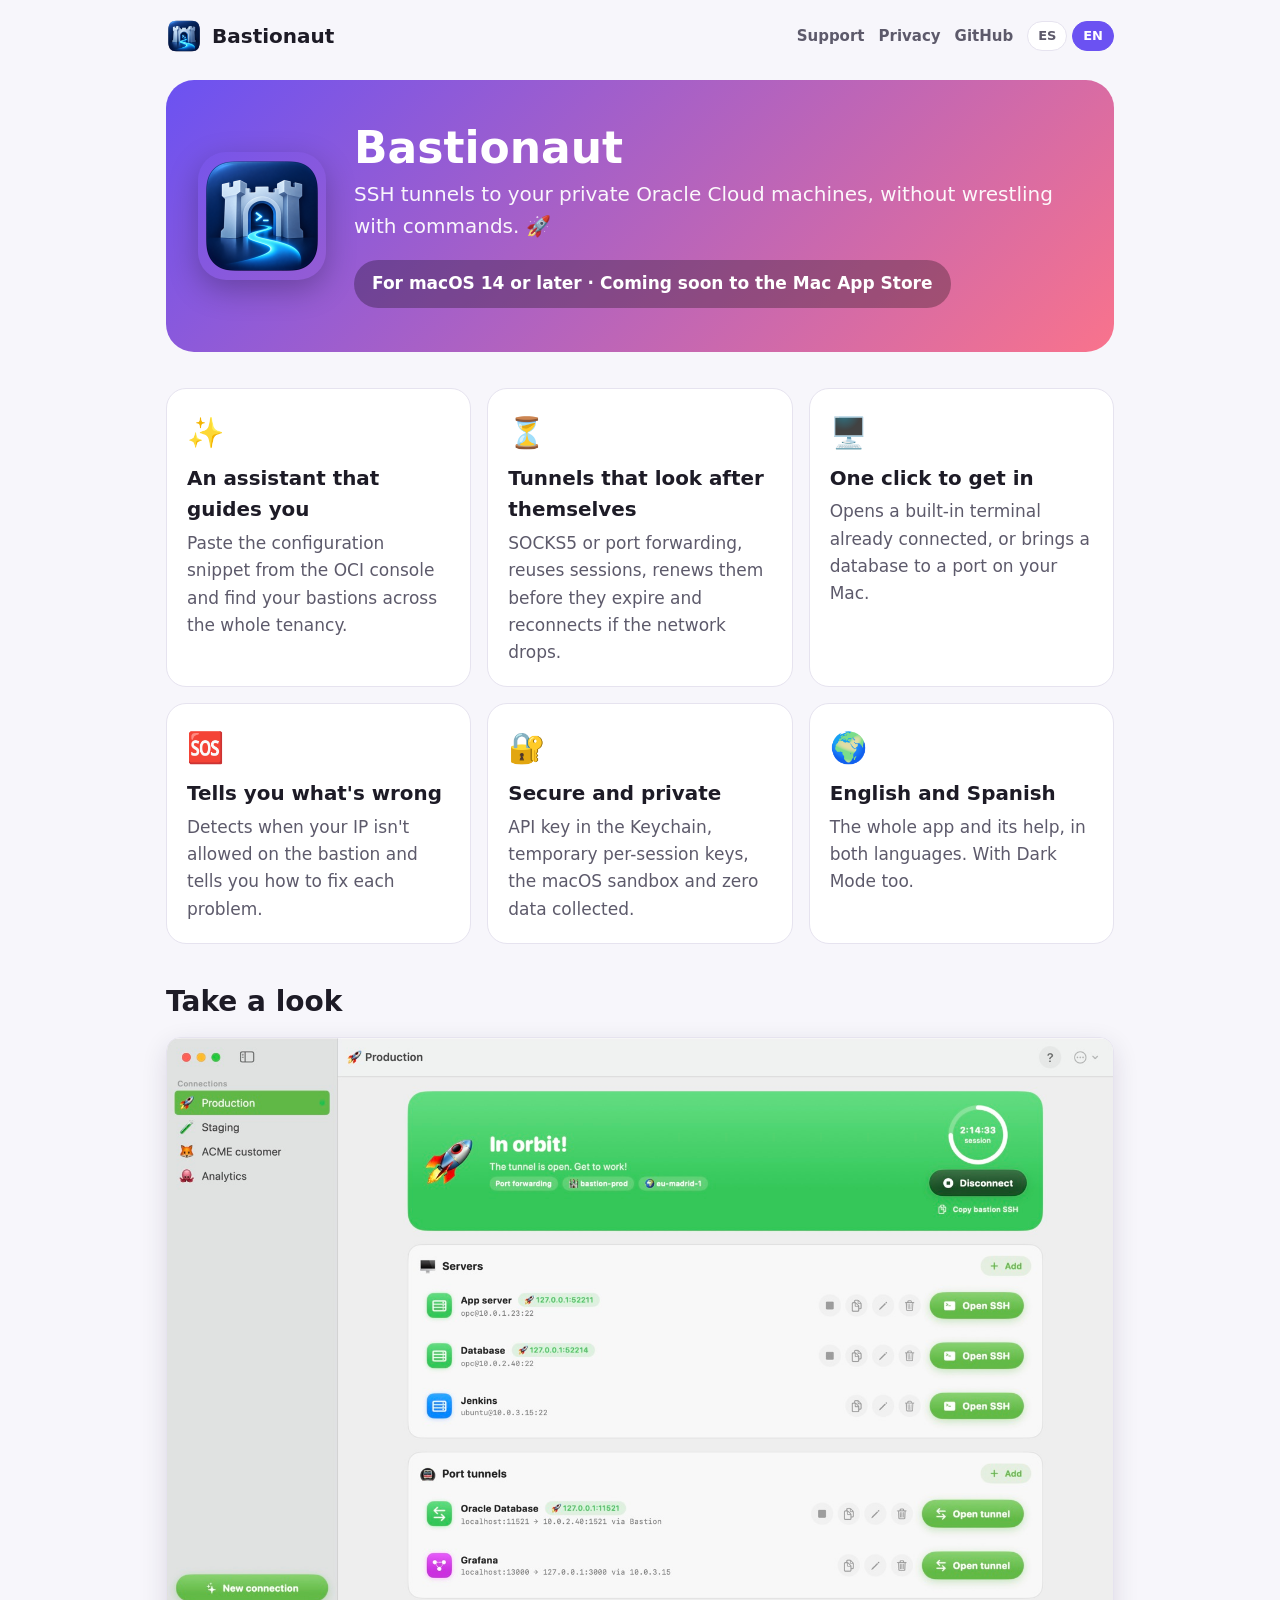
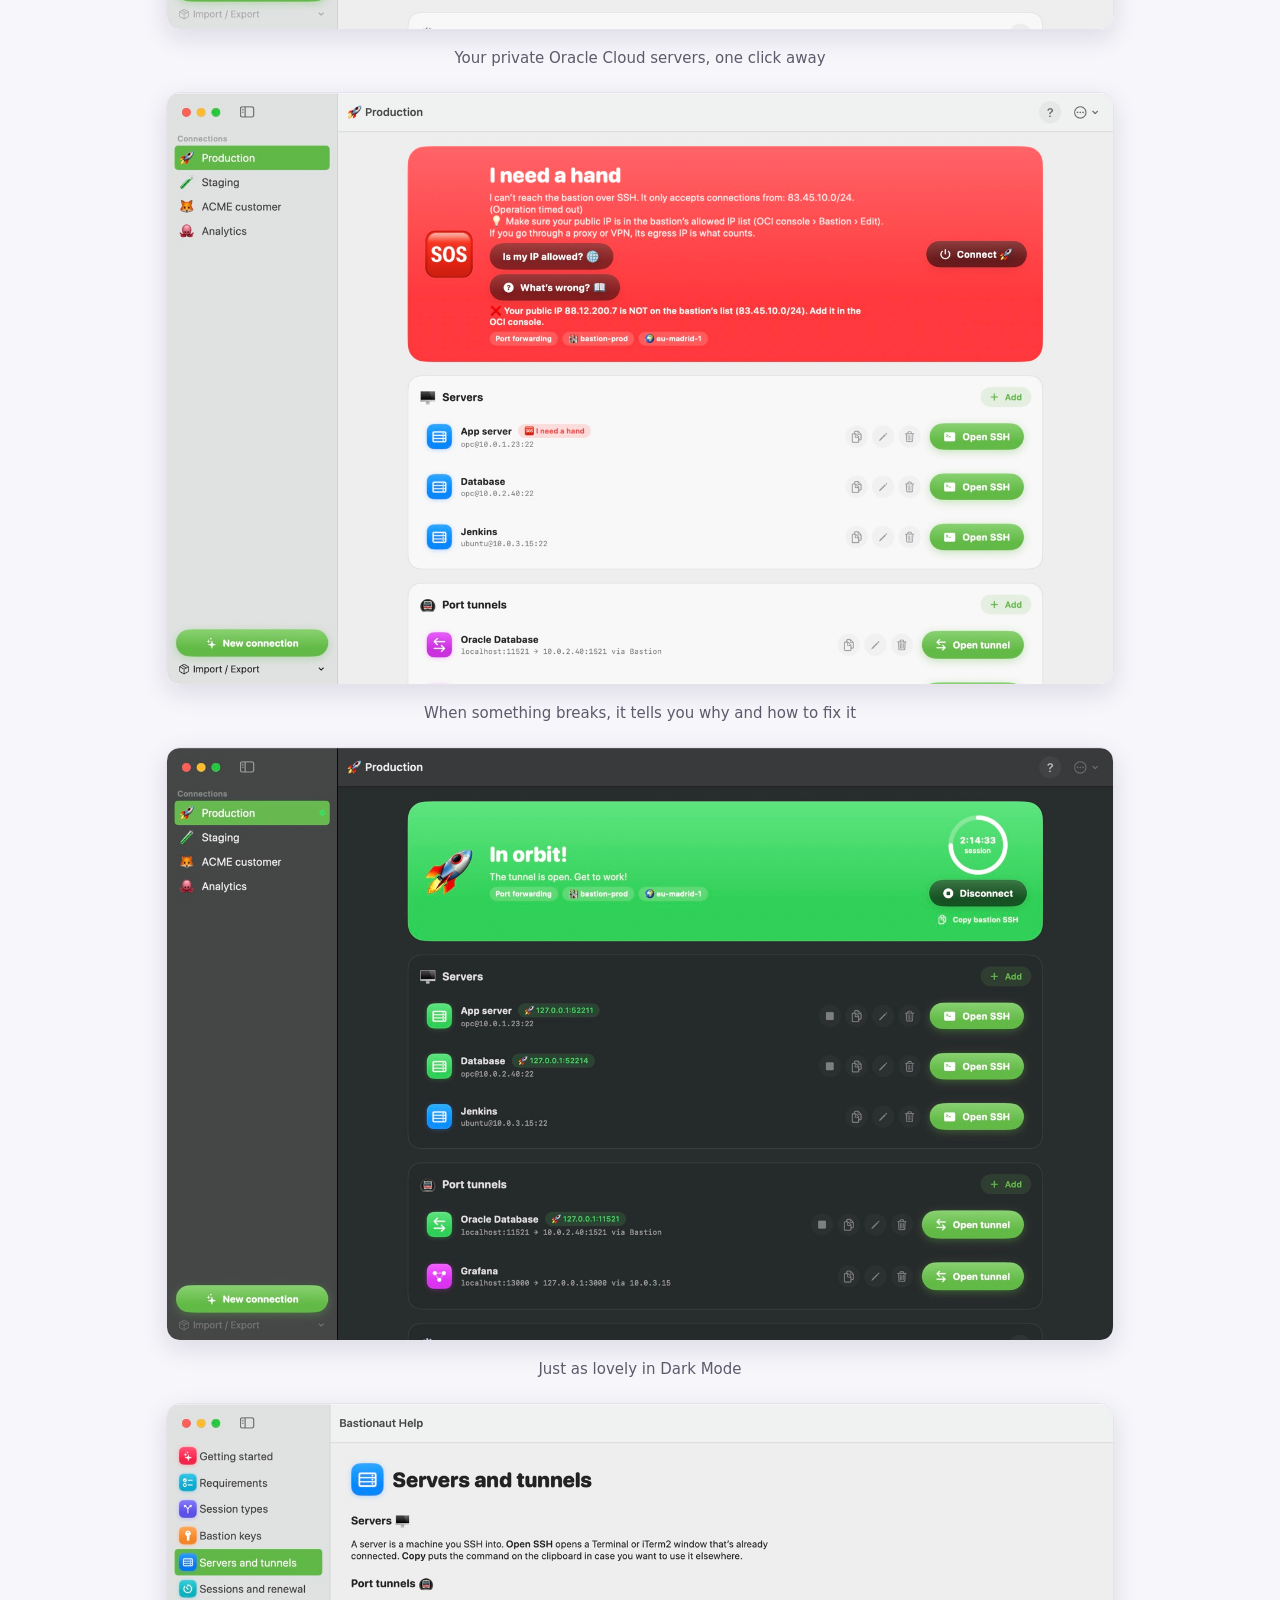
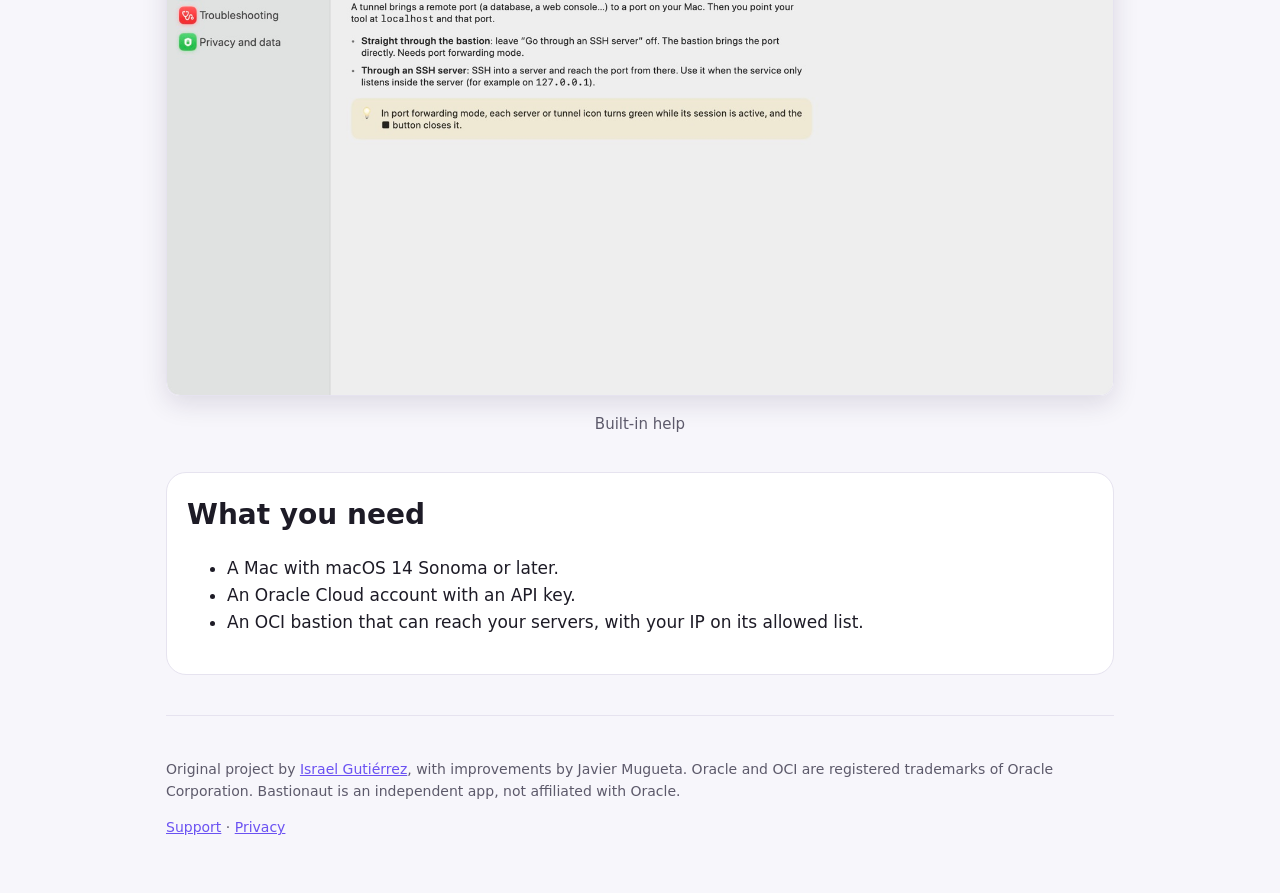
<file: docs/index.html>
<!doctype html>
<html lang="en">
<head>
  <meta charset="utf-8">
  <meta name="viewport" content="width=device-width, initial-scale=1">
  <title data-es="Bastionaut — Túneles SSH a Oracle Cloud" data-en="Bastionaut — SSH tunnels to Oracle Cloud">Bastionaut</title>
  <meta name="description" content="Bastionaut opens SSH tunnels to your private Oracle Cloud machines through the OCI Bastion service, from your Mac.">
  <link rel="icon" href="img/icon.png">
  <link rel="stylesheet" href="style.css">
</head>
<body>
<div class="wrap">
  <header class="top">
    <a class="brand" href="./"><img src="img/icon.png" alt="">Bastionaut</a>
    <nav>
      <a href="support.html"><span lang="es">Soporte</span><span lang="en">Support</span></a>
      <a href="privacy.html"><span lang="es">Privacidad</span><span lang="en">Privacy</span></a>
      <a href="https://github.com/javiermugueta/bastionaut">GitHub</a>
      <span class="lang"><button data-lang="es">ES</button> <button data-lang="en">EN</button></span>
    </nav>
  </header>

  <div class="hero">
    <img src="img/icon.png" alt="Bastionaut">
    <div>
      <h1>Bastionaut</h1>
      <p lang="es">Túneles SSH a tus máquinas privadas de Oracle Cloud, sin pelearte con comandos. 🚀</p>
      <p lang="en">SSH tunnels to your private Oracle Cloud machines, without wrestling with commands. 🚀</p>
      <a class="badge" href="support.html"><span lang="es">Para macOS 14 o posterior · Próximamente en la Mac App Store</span><span lang="en">For macOS 14 or later · Coming soon to the Mac App Store</span></a>
    </div>
  </div>

  <section>
    <div class="grid">
      <div class="card"><div class="emoji">✨</div>
        <h3 lang="es">Un asistente que te guía</h3><h3 lang="en">An assistant that guides you</h3>
        <p lang="es">Pega el fragmento de configuración de la consola de OCI y busca tus bastiones en toda la tenancy.</p>
        <p lang="en">Paste the configuration snippet from the OCI console and find your bastions across the whole tenancy.</p></div>
      <div class="card"><div class="emoji">⏳</div>
        <h3 lang="es">Túneles que se cuidan solos</h3><h3 lang="en">Tunnels that look after themselves</h3>
        <p lang="es">SOCKS5 o reenvío de puerto, reutiliza sesiones, las renueva antes de caducar y reconecta si cae la red.</p>
        <p lang="en">SOCKS5 or port forwarding, reuses sessions, renews them before they expire and reconnects if the network drops.</p></div>
      <div class="card"><div class="emoji">🖥️</div>
        <h3 lang="es">Un clic para entrar</h3><h3 lang="en">One click to get in</h3>
        <p lang="es">Abre un terminal integrado ya conectado, o lleva una base de datos a un puerto de tu Mac.</p>
        <p lang="en">Opens a built-in terminal already connected, or brings a database to a port on your Mac.</p></div>
      <div class="card"><div class="emoji">🆘</div>
        <h3 lang="es">Te explica qué falla</h3><h3 lang="en">Tells you what's wrong</h3>
        <p lang="es">Detecta si tu IP no está permitida en el Bastion y te dice cómo arreglar cada problema.</p>
        <p lang="en">Detects when your IP isn't allowed on the bastion and tells you how to fix each problem.</p></div>
      <div class="card"><div class="emoji">🔐</div>
        <h3 lang="es">Seguro y privado</h3><h3 lang="en">Secure and private</h3>
        <p lang="es">Clave de API en el Llavero, claves temporales por sesión, sandbox de macOS y cero datos recopilados.</p>
        <p lang="en">API key in the Keychain, temporary per-session keys, the macOS sandbox and zero data collected.</p></div>
      <div class="card"><div class="emoji">🌍</div>
        <h3 lang="es">Español e inglés</h3><h3 lang="en">English and Spanish</h3>
        <p lang="es">Toda la app y su ayuda, en los dos idiomas. Y con modo oscuro.</p>
        <p lang="en">The whole app and its help, in both languages. With Dark Mode too.</p></div>
    </div>
  </section>

  <section>
    <h2 lang="es">Así se ve</h2><h2 lang="en">Take a look</h2>
    <figure lang="es"><img src="img/es-01-conectado.jpg" alt="Bastionaut con túneles conectados" loading="lazy"><figcaption>Tus servidores privados de Oracle Cloud, a un clic</figcaption></figure>
    <figure lang="en"><img src="img/en-01-conectado.jpg" alt="Bastionaut with connected tunnels" loading="lazy"><figcaption>Your private Oracle Cloud servers, one click away</figcaption></figure>
    <figure lang="es"><img src="img/es-03-ayuda-ip.jpg" alt="Aviso de IP no permitida" loading="lazy"><figcaption>Si algo falla, te dice por qué y cómo arreglarlo</figcaption></figure>
    <figure lang="en"><img src="img/en-03-ayuda-ip.jpg" alt="IP not allowed warning" loading="lazy"><figcaption>When something breaks, it tells you why and how to fix it</figcaption></figure>
    <figure lang="es"><img src="img/es-02-modo-oscuro.jpg" alt="Modo oscuro" loading="lazy"><figcaption>Precioso también en modo oscuro</figcaption></figure>
    <figure lang="en"><img src="img/en-02-modo-oscuro.jpg" alt="Dark Mode" loading="lazy"><figcaption>Just as lovely in Dark Mode</figcaption></figure>
    <figure lang="es"><img src="img/es-04-ayuda.jpg" alt="Ayuda integrada" loading="lazy"><figcaption>Ayuda integrada</figcaption></figure>
    <figure lang="en"><img src="img/en-04-ayuda.jpg" alt="Built-in help" loading="lazy"><figcaption>Built-in help</figcaption></figure>
  </section>

  <section class="card">
    <h2 lang="es">Qué necesitas</h2><h2 lang="en">What you need</h2>
    <ul lang="es">
      <li>Un Mac con macOS 14 Sonoma o posterior.</li>
      <li>Una cuenta de Oracle Cloud con una clave de API.</li>
      <li>Un Bastion de OCI que llegue a tus servidores, con tu IP en su lista de permitidas.</li>
    </ul>
    <ul lang="en">
      <li>A Mac with macOS 14 Sonoma or later.</li>
      <li>An Oracle Cloud account with an API key.</li>
      <li>An OCI bastion that can reach your servers, with your IP on its allowed list.</li>
    </ul>
  </section>

  <footer>
    <p lang="es">Proyecto original de <a href="https://github.com/israelgoracle/OCIBastion_MacOs">Israel Gutiérrez</a>, con mejoras de Javier Mugueta.
      Oracle y OCI son marcas registradas de Oracle Corporation. Bastionaut es una app independiente, no afiliada a Oracle.</p>
    <p lang="en">Original project by <a href="https://github.com/israelgoracle/OCIBastion_MacOs">Israel Gutiérrez</a>, with improvements by Javier Mugueta.
      Oracle and OCI are registered trademarks of Oracle Corporation. Bastionaut is an independent app, not affiliated with Oracle.</p>
    <p><a href="support.html"><span lang="es">Soporte</span><span lang="en">Support</span></a> · <a href="privacy.html"><span lang="es">Privacidad</span><span lang="en">Privacy</span></a></p>
  </footer>
</div>
<script src="lang.js"></script>
</body>
</html>
</file>
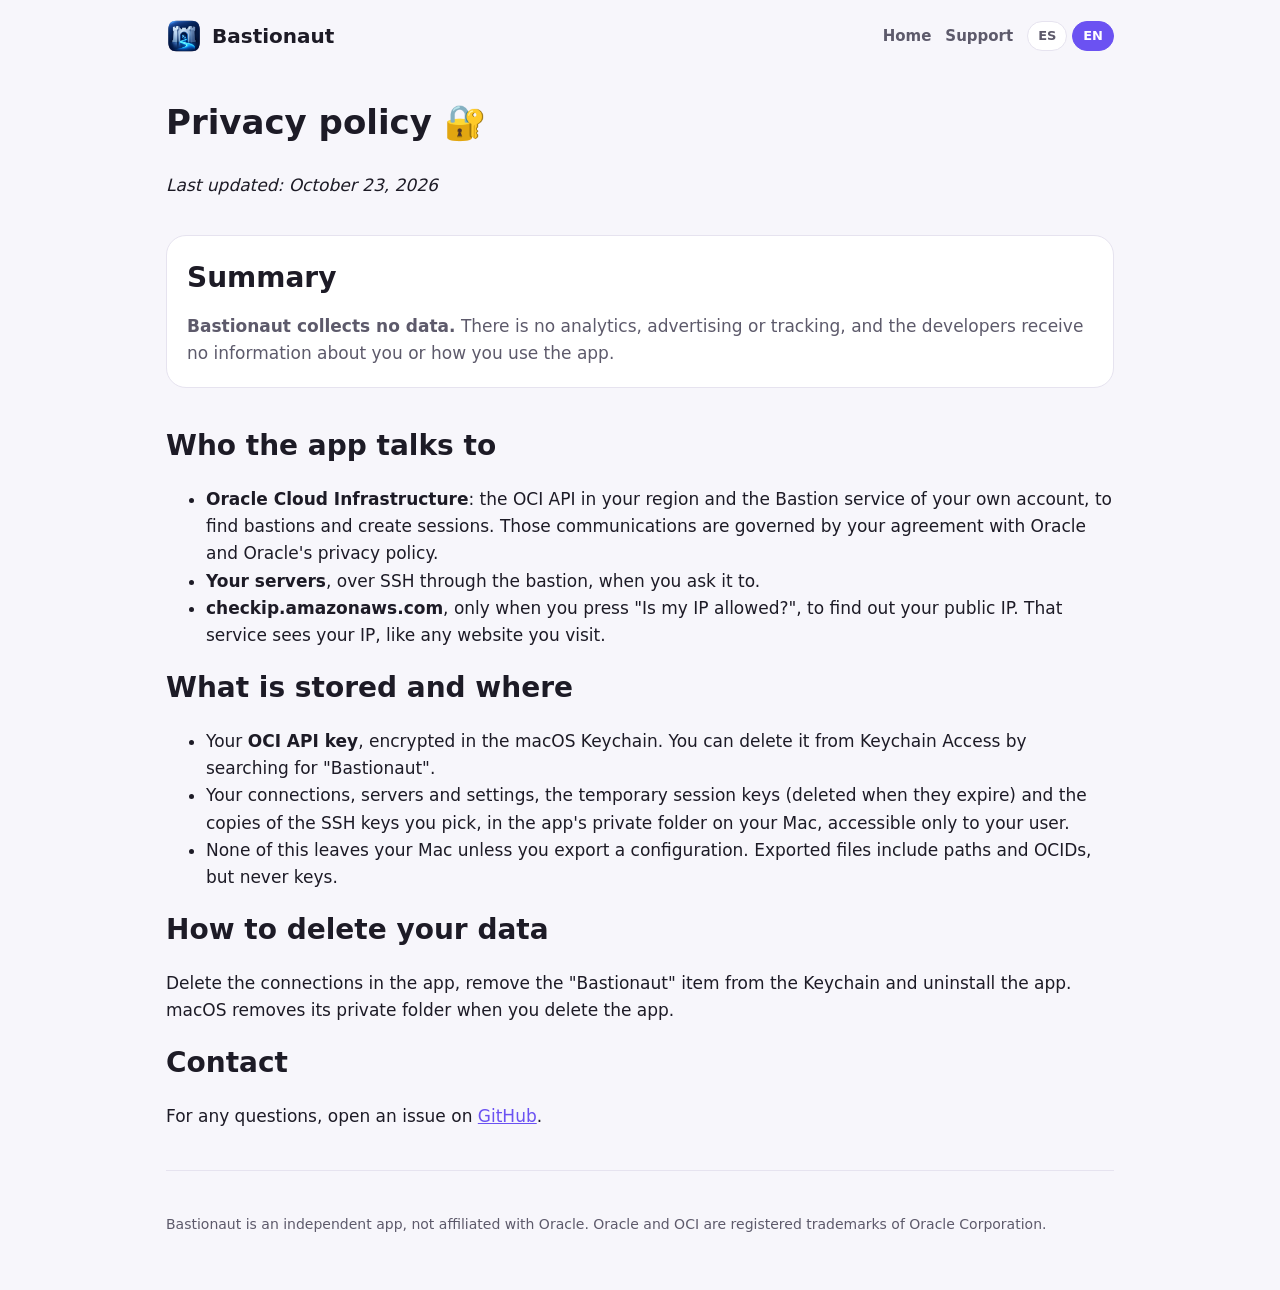
<file: docs/privacy.html>
<!doctype html>
<html lang="en">
<head>
  <meta charset="utf-8">
  <meta name="viewport" content="width=device-width, initial-scale=1">
  <title data-es="Privacidad — Bastionaut" data-en="Privacy — Bastionaut">Bastionaut Privacy Policy</title>
  <link rel="icon" href="img/icon.png">
  <link rel="stylesheet" href="style.css">
</head>
<body>
<div class="wrap">
  <header class="top">
    <a class="brand" href="./"><img src="img/icon.png" alt="">Bastionaut</a>
    <nav>
      <a href="./"><span lang="es">Inicio</span><span lang="en">Home</span></a>
      <a href="support.html"><span lang="es">Soporte</span><span lang="en">Support</span></a>
      <span class="lang"><button data-lang="es">ES</button> <button data-lang="en">EN</button></span>
    </nav>
  </header>

  <div lang="es">
    <h1>Política de privacidad 🔐</h1>
    <p><em>Última actualización: 23 de octubre de 2026</em></p>
    <section class="card">
      <h2>Resumen</h2>
      <p><strong>Bastionaut no recopila ningún dato.</strong> No hay analítica, publicidad ni seguimiento, y los desarrolladores no recibimos ninguna información sobre ti ni sobre cómo usas la app.</p>
    </section>
    <h2>Con quién se comunica la app</h2>
    <ul>
      <li><strong>Oracle Cloud Infrastructure</strong>: la API de OCI de tu región y el servicio Bastion de tu propia cuenta, para buscar bastiones y crear sesiones. Esas comunicaciones se rigen por tu contrato y la política de privacidad de Oracle.</li>
      <li><strong>Tus servidores</strong>, mediante SSH a través del Bastion, cuando tú lo pides.</li>
      <li><strong>checkip.amazonaws.com</strong>, solo cuando pulsas «¿Está permitida mi IP?», para saber tu IP pública. Ese servicio ve tu IP, como cualquier web que visitas.</li>
    </ul>
    <h2>Qué se guarda y dónde</h2>
    <ul>
      <li>Tu <strong>clave de API de OCI</strong>, cifrada en el Llavero de macOS. Puedes borrarla desde Acceso a Llaveros buscando «Bastionaut».</li>
      <li>Tus conexiones, servidores y ajustes, las claves temporales de las sesiones (que se borran al caducar) y las copias de las claves SSH que eliges, en la carpeta privada de la app en tu Mac, accesible solo para tu usuario.</li>
      <li>Nada de esto sale de tu Mac, salvo que tú exportes una configuración. Los archivos exportados incluyen rutas y OCID, pero nunca claves.</li>
    </ul>
    <h2>Cómo borrar tus datos</h2>
    <p>Elimina las conexiones desde la app, borra la entrada «Bastionaut» del Llavero y desinstala la app. macOS borra su carpeta privada al eliminar la app.</p>
    <h2>Contacto</h2>
    <p>Para cualquier duda, abre una incidencia en <a href="https://github.com/javiermugueta/bastionaut/issues">GitHub</a>.</p>
  </div>

  <div lang="en">
    <h1>Privacy policy 🔐</h1>
    <p><em>Last updated: October 23, 2026</em></p>
    <section class="card">
      <h2>Summary</h2>
      <p><strong>Bastionaut collects no data.</strong> There is no analytics, advertising or tracking, and the developers receive no information about you or how you use the app.</p>
    </section>
    <h2>Who the app talks to</h2>
    <ul>
      <li><strong>Oracle Cloud Infrastructure</strong>: the OCI API in your region and the Bastion service of your own account, to find bastions and create sessions. Those communications are governed by your agreement with Oracle and Oracle's privacy policy.</li>
      <li><strong>Your servers</strong>, over SSH through the bastion, when you ask it to.</li>
      <li><strong>checkip.amazonaws.com</strong>, only when you press "Is my IP allowed?", to find out your public IP. That service sees your IP, like any website you visit.</li>
    </ul>
    <h2>What is stored and where</h2>
    <ul>
      <li>Your <strong>OCI API key</strong>, encrypted in the macOS Keychain. You can delete it from Keychain Access by searching for "Bastionaut".</li>
      <li>Your connections, servers and settings, the temporary session keys (deleted when they expire) and the copies of the SSH keys you pick, in the app's private folder on your Mac, accessible only to your user.</li>
      <li>None of this leaves your Mac unless you export a configuration. Exported files include paths and OCIDs, but never keys.</li>
    </ul>
    <h2>How to delete your data</h2>
    <p>Delete the connections in the app, remove the "Bastionaut" item from the Keychain and uninstall the app. macOS removes its private folder when you delete the app.</p>
    <h2>Contact</h2>
    <p>For any questions, open an issue on <a href="https://github.com/javiermugueta/bastionaut/issues">GitHub</a>.</p>
  </div>

  <footer>
    <p lang="es">Bastionaut es una app independiente, no afiliada a Oracle. Oracle y OCI son marcas registradas de Oracle Corporation.</p>
    <p lang="en">Bastionaut is an independent app, not affiliated with Oracle. Oracle and OCI are registered trademarks of Oracle Corporation.</p>
  </footer>
</div>
<script src="lang.js"></script>
</body>
</html>
</file>
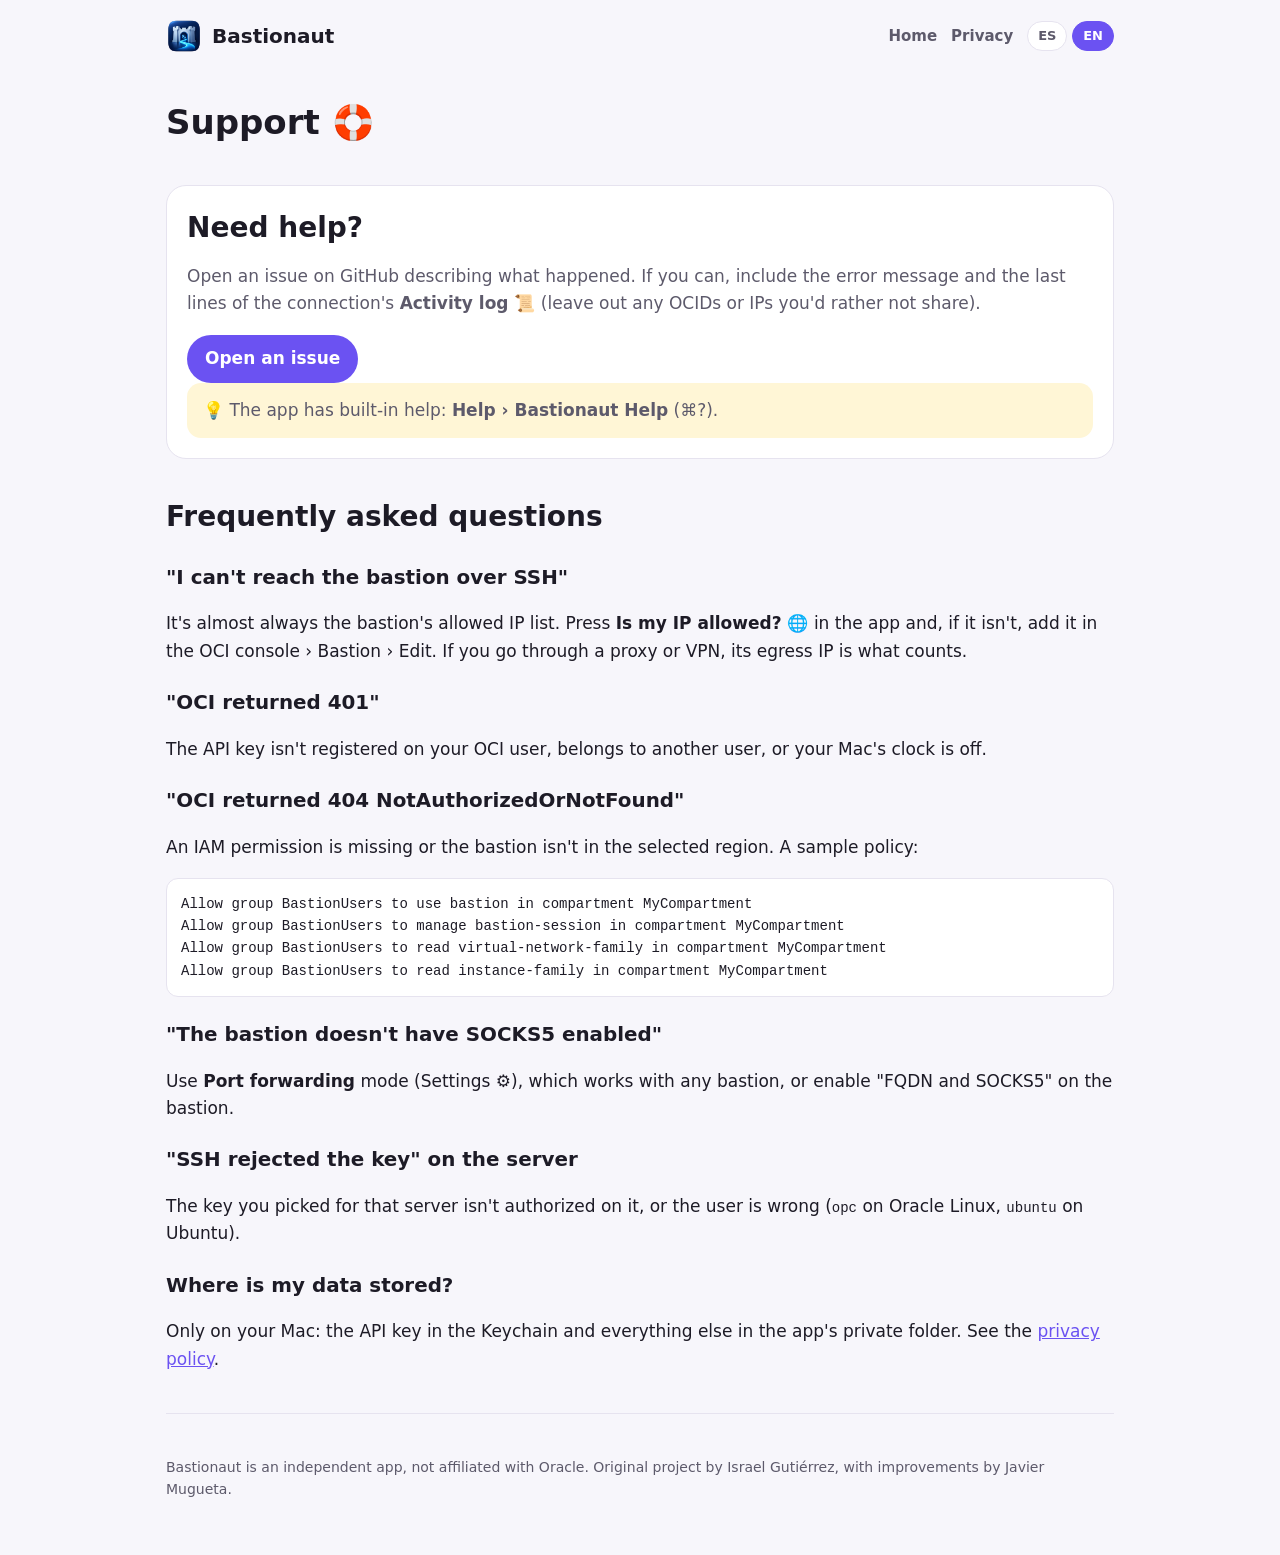
<file: docs/support.html>
<!doctype html>
<html lang="en">
<head>
  <meta charset="utf-8">
  <meta name="viewport" content="width=device-width, initial-scale=1">
  <title data-es="Soporte — Bastionaut" data-en="Support — Bastionaut">Bastionaut Support</title>
  <link rel="icon" href="img/icon.png">
  <link rel="stylesheet" href="style.css">
</head>
<body>
<div class="wrap">
  <header class="top">
    <a class="brand" href="./"><img src="img/icon.png" alt="">Bastionaut</a>
    <nav>
      <a href="./"><span lang="es">Inicio</span><span lang="en">Home</span></a>
      <a href="privacy.html"><span lang="es">Privacidad</span><span lang="en">Privacy</span></a>
      <span class="lang"><button data-lang="es">ES</button> <button data-lang="en">EN</button></span>
    </nav>
  </header>

  <h1 lang="es">Soporte 🛟</h1><h1 lang="en">Support 🛟</h1>

  <section class="card">
    <h2 lang="es">¿Necesitas ayuda?</h2><h2 lang="en">Need help?</h2>
    <p lang="es">Abre una incidencia en GitHub contando qué ha pasado. Si puedes, copia el mensaje de error y las últimas líneas de la <strong>Bitácora 📜</strong> de la conexión (sin OCID ni IP que no quieras compartir).</p>
    <p lang="en">Open an issue on GitHub describing what happened. If you can, include the error message and the last lines of the connection's <strong>Activity log 📜</strong> (leave out any OCIDs or IPs you'd rather not share).</p>
    <p><a class="badge" style="background:var(--accent)" href="https://github.com/javiermugueta/bastionaut/issues/new"><span lang="es">Abrir una incidencia</span><span lang="en">Open an issue</span></a></p>
    <p class="tip" lang="es">💡 La app trae su propia ayuda: menú <strong>Ayuda › Ayuda de Bastionaut</strong> (⌘?).</p>
    <p class="tip" lang="en">💡 The app has built-in help: <strong>Help › Bastionaut Help</strong> (⌘?).</p>
  </section>

  <section>
    <h2 lang="es">Preguntas frecuentes</h2><h2 lang="en">Frequently asked questions</h2>

    <div lang="es">
      <h3>«No consigo conectar con el Bastion por SSH»</h3>
      <p>Casi siempre es la lista de IPs permitidas del Bastion. Pulsa <strong>¿Está permitida mi IP? 🌐</strong> en la app y, si no lo está, añádela en la consola de OCI › Bastion › Editar. Si sales por un proxy o una VPN, cuenta la IP de salida.</p>
      <h3>«OCI respondió 401»</h3>
      <p>La clave de API no está registrada en tu usuario de OCI, es de otro usuario, o la hora del Mac está desajustada.</p>
      <h3>«OCI respondió 404 NotAuthorizedOrNotFound»</h3>
      <p>Falta algún permiso IAM o el Bastion no está en la región elegida. Un ejemplo de política:</p>
      <pre>Allow group BastionUsers to use bastion in compartment MiCompartimento
Allow group BastionUsers to manage bastion-session in compartment MiCompartimento
Allow group BastionUsers to read virtual-network-family in compartment MiCompartimento
Allow group BastionUsers to read instance-family in compartment MiCompartimento</pre>
      <h3>«El Bastion no tiene activado SOCKS5»</h3>
      <p>Usa el modo <strong>Reenvío de puerto</strong> (Ajustes ⚙️), que funciona con cualquier Bastion, o activa «FQDN y SOCKS5» en el Bastion.</p>
      <h3>«SSH rechazó la clave» en el servidor</h3>
      <p>La clave elegida para ese servidor no está autorizada en él, o el usuario no es el correcto (<code>opc</code> en Oracle Linux, <code>ubuntu</code> en Ubuntu).</p>
      <h3>¿Dónde se guardan mis datos?</h3>
      <p>Solo en tu Mac: la clave de API en el Llavero y el resto en la carpeta privada de la app. Mira la <a href="privacy.html">política de privacidad</a>.</p>
    </div>

    <div lang="en">
      <h3>"I can't reach the bastion over SSH"</h3>
      <p>It's almost always the bastion's allowed IP list. Press <strong>Is my IP allowed? 🌐</strong> in the app and, if it isn't, add it in the OCI console › Bastion › Edit. If you go through a proxy or VPN, its egress IP is what counts.</p>
      <h3>"OCI returned 401"</h3>
      <p>The API key isn't registered on your OCI user, belongs to another user, or your Mac's clock is off.</p>
      <h3>"OCI returned 404 NotAuthorizedOrNotFound"</h3>
      <p>An IAM permission is missing or the bastion isn't in the selected region. A sample policy:</p>
      <pre>Allow group BastionUsers to use bastion in compartment MyCompartment
Allow group BastionUsers to manage bastion-session in compartment MyCompartment
Allow group BastionUsers to read virtual-network-family in compartment MyCompartment
Allow group BastionUsers to read instance-family in compartment MyCompartment</pre>
      <h3>"The bastion doesn't have SOCKS5 enabled"</h3>
      <p>Use <strong>Port forwarding</strong> mode (Settings ⚙️), which works with any bastion, or enable "FQDN and SOCKS5" on the bastion.</p>
      <h3>"SSH rejected the key" on the server</h3>
      <p>The key you picked for that server isn't authorized on it, or the user is wrong (<code>opc</code> on Oracle Linux, <code>ubuntu</code> on Ubuntu).</p>
      <h3>Where is my data stored?</h3>
      <p>Only on your Mac: the API key in the Keychain and everything else in the app's private folder. See the <a href="privacy.html">privacy policy</a>.</p>
    </div>
  </section>

  <footer>
    <p lang="es">Bastionaut es una app independiente, no afiliada a Oracle. Proyecto original de Israel Gutiérrez, con mejoras de Javier Mugueta.</p>
    <p lang="en">Bastionaut is an independent app, not affiliated with Oracle. Original project by Israel Gutiérrez, with improvements by Javier Mugueta.</p>
  </footer>
</div>
<script src="lang.js"></script>
</body>
</html>
</file>
<file: docs/style.css>
:root {
  --bg: #f7f6fb;
  --card: #ffffff;
  --text: #1d1b26;
  --muted: #5d5a6b;
  --line: #e6e3ef;
  --accent: #6b52f2;
  --accent-2: #f9738c;
  --tip: #fff6d6;
  color-scheme: light dark;
}
@media (prefers-color-scheme: dark) {
  :root:not([data-theme="light"]) {
    --bg: #15141b;
    --card: #1f1d28;
    --text: #f1eff8;
    --muted: #aaa6bb;
    --line: #2e2b3a;
    --tip: #3a3420;
  }
}
* { box-sizing: border-box; }
body {
  margin: 0;
  background: var(--bg);
  color: var(--text);
  font: 17px/1.6 ui-rounded, -apple-system, "SF Pro Rounded", "Helvetica Neue", system-ui, sans-serif;
}
a { color: var(--accent); }
.wrap { max-width: 980px; margin: 0 auto; padding: 0 16px; }
header.top {
  display: flex; align-items: center; justify-content: space-between; gap: 12px;
  padding: 18px 0;
}
header.top a.brand { display: flex; align-items: center; gap: 10px; color: var(--text); text-decoration: none; font-weight: 800; font-size: 20px; }
header.top img { width: 36px; height: 36px; border-radius: 9px; }
nav { display: flex; gap: 14px; align-items: center; flex-wrap: wrap; font-size: 15px; }
nav a { text-decoration: none; color: var(--muted); font-weight: 600; }
nav a:hover { color: var(--accent); }
.lang button {
  border: 1px solid var(--line); background: var(--card); color: var(--muted);
  border-radius: 999px; padding: 4px 10px; font: inherit; font-size: 13px; font-weight: 700; cursor: pointer;
}
.lang button[aria-pressed="true"] { background: var(--accent); border-color: var(--accent); color: #fff; }
.hero {
  margin: 8px 0 32px; padding: 44px 32px; border-radius: 28px; color: #fff;
  background: linear-gradient(135deg, var(--accent), var(--accent-2));
  display: grid; grid-template-columns: auto 1fr; gap: 28px; align-items: center;
}
.hero img { width: 128px; height: 128px; border-radius: 28px; box-shadow: 0 10px 30px rgba(0,0,0,.25); }
.hero h1 { margin: 0 0 6px; font-size: 44px; line-height: 1.1; }
.hero p { margin: 0; font-size: 20px; opacity: .95; }
.badge {
  display: inline-block; margin-top: 18px; padding: 10px 18px; border-radius: 999px;
  background: rgba(0,0,0,.28); color: #fff; font-weight: 700; text-decoration: none;
}
section { margin: 36px 0; }
h2 { font-size: 28px; margin: 0 0 12px; }
h3 { margin: 22px 0 6px; }
.grid { display: grid; grid-template-columns: repeat(auto-fit, minmax(260px, 1fr)); gap: 16px; }
.card { background: var(--card); border: 1px solid var(--line); border-radius: 20px; padding: 20px; }
.card .emoji { font-size: 30px; }
.card h3 { margin: 6px 0 4px; }
.card p { margin: 0; color: var(--muted); }
figure { margin: 0 0 22px; }
figure img { width: 100%; height: auto; border-radius: 14px; border: 1px solid var(--line); box-shadow: 0 8px 26px rgba(30,20,60,.12); }
figcaption { color: var(--muted); font-size: 15px; margin-top: 8px; text-align: center; }
.tip { background: var(--tip); border-radius: 14px; padding: 14px 16px; }
code, pre { font-family: ui-monospace, "SF Mono", Menlo, monospace; font-size: 14px; }
pre { background: var(--card); border: 1px solid var(--line); border-radius: 12px; padding: 14px; overflow-x: auto; }
footer { color: var(--muted); font-size: 14px; padding: 28px 0 40px; border-top: 1px solid var(--line); margin-top: 40px; }
/* Idiomas: solo se ve el elegido */
html[lang="es"] [lang="en"]:not(html), html[lang="en"] [lang="es"]:not(html) { display: none !important; }
@media (max-width: 640px) {
  .hero { grid-template-columns: 1fr; text-align: center; padding: 32px 20px; }
  .hero img { margin: 0 auto; width: 96px; height: 96px; }
  .hero h1 { font-size: 34px; }
  header.top { flex-direction: column; align-items: flex-start; }
}
</file>
